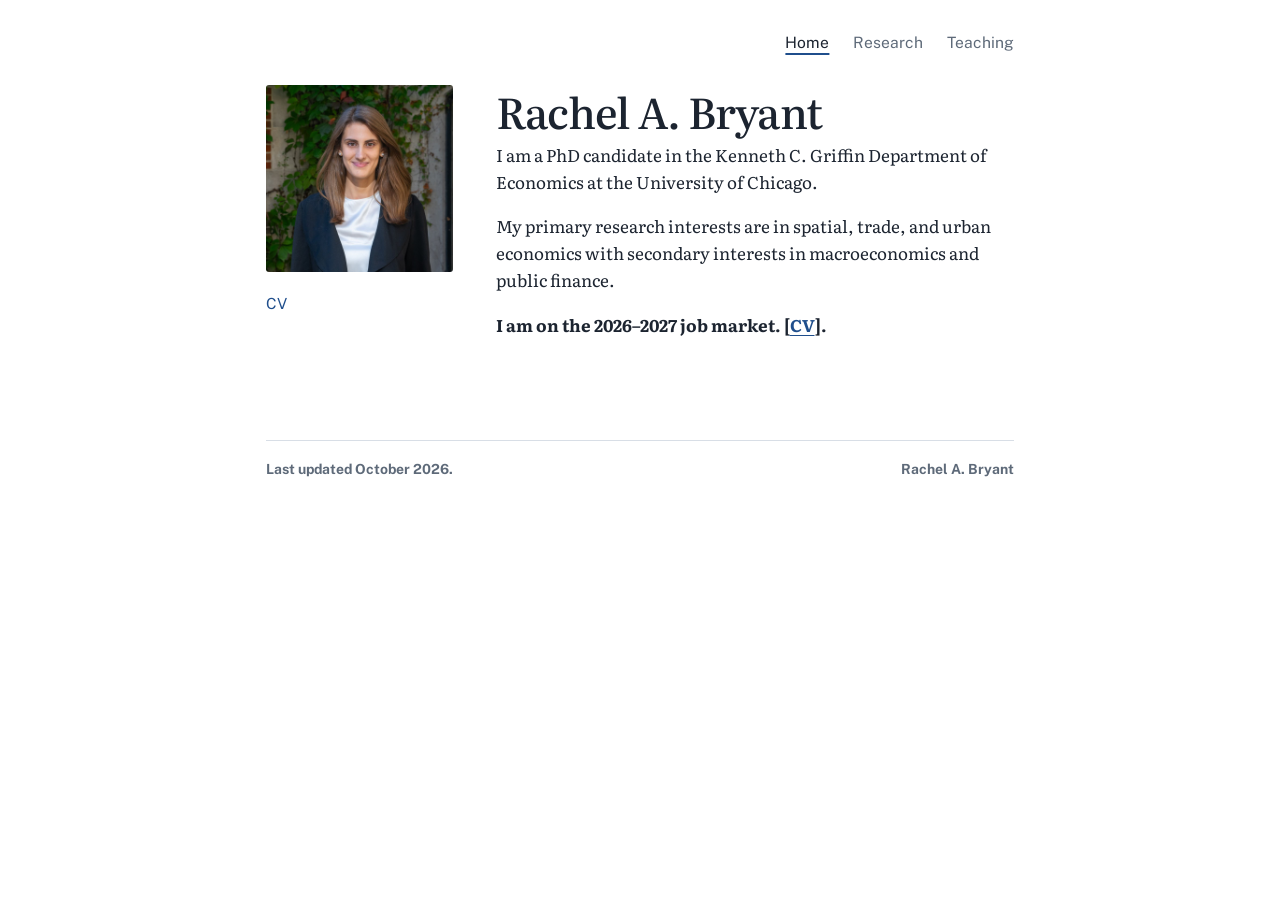
<file: index.html>
<!doctype html>
<html lang="en">
<head>
<meta charset="utf-8">
<meta name="viewport" content="width=device-width, initial-scale=1, viewport-fit=cover">
<title>Rachel A. Bryant</title>
<meta name="description" content="Rachel A. Bryant is a PhD candidate in economics at the University of Chicago working on trade and spatial economics, and labor and public economics.">
<link rel="preconnect" href="https://fonts.googleapis.com">
<link rel="preconnect" href="https://fonts.gstatic.com" crossorigin>
<link rel="stylesheet" href="https://fonts.googleapis.com/css2?family=Literata:ital,opsz,wght@0,7..72,400..700;1,7..72,400..700&family=Public+Sans:wght@400;500;600&display=swap">
<link rel="stylesheet" href="style.css">
</head>
<body>
<div class="page">

<!-- ======================================================================
     HOME PAGE
     Anything still marked "EDIT:" needs your input. Search for "EDIT:".
     ====================================================================== -->

<header class="site-header home">
  <nav aria-label="Site">
    <ul class="site-nav">
      <li><a href="index.html" aria-current="page">Home</a></li>
      <li><a href="research.html">Research</a></li>
      <li><a href="teaching.html">Teaching</a></li>
    </ul>
  </nav>
</header>

<main class="intro">

  <aside class="portrait">
    <!-- To change the photo, upload a square image as images/photo.jpg (same name) -->
    <img src="images/photo.jpg" alt="Portrait of Rachel A. Bryant" width="800" height="800">
    <ul class="profile-links">
      <li><a href="cv.pdf">CV</a></li>
    </ul>
  </aside>

  <div class="bio">
    <h1>Rachel A. Bryant</h1>

    <p>I am a PhD candidate in the Kenneth C. Griffin Department of Economics at the University of Chicago.</p>
    <p>My primary research interests are in spatial, trade, and urban economics with secondary interests in macroeconomics and public finance.</p>
    <p><strong>I am on the 2026–2027 job market.<strong> [<a href="cv.pdf">CV</a>].</p>
  </div>

</main>

<footer class="site-footer">
  <!-- Bump this date whenever you post a new draft -->
  <p>Last updated October 2026.</p>
  <p>Rachel A. Bryant</p>
</footer>

</div>
</body>
</html>
</file>
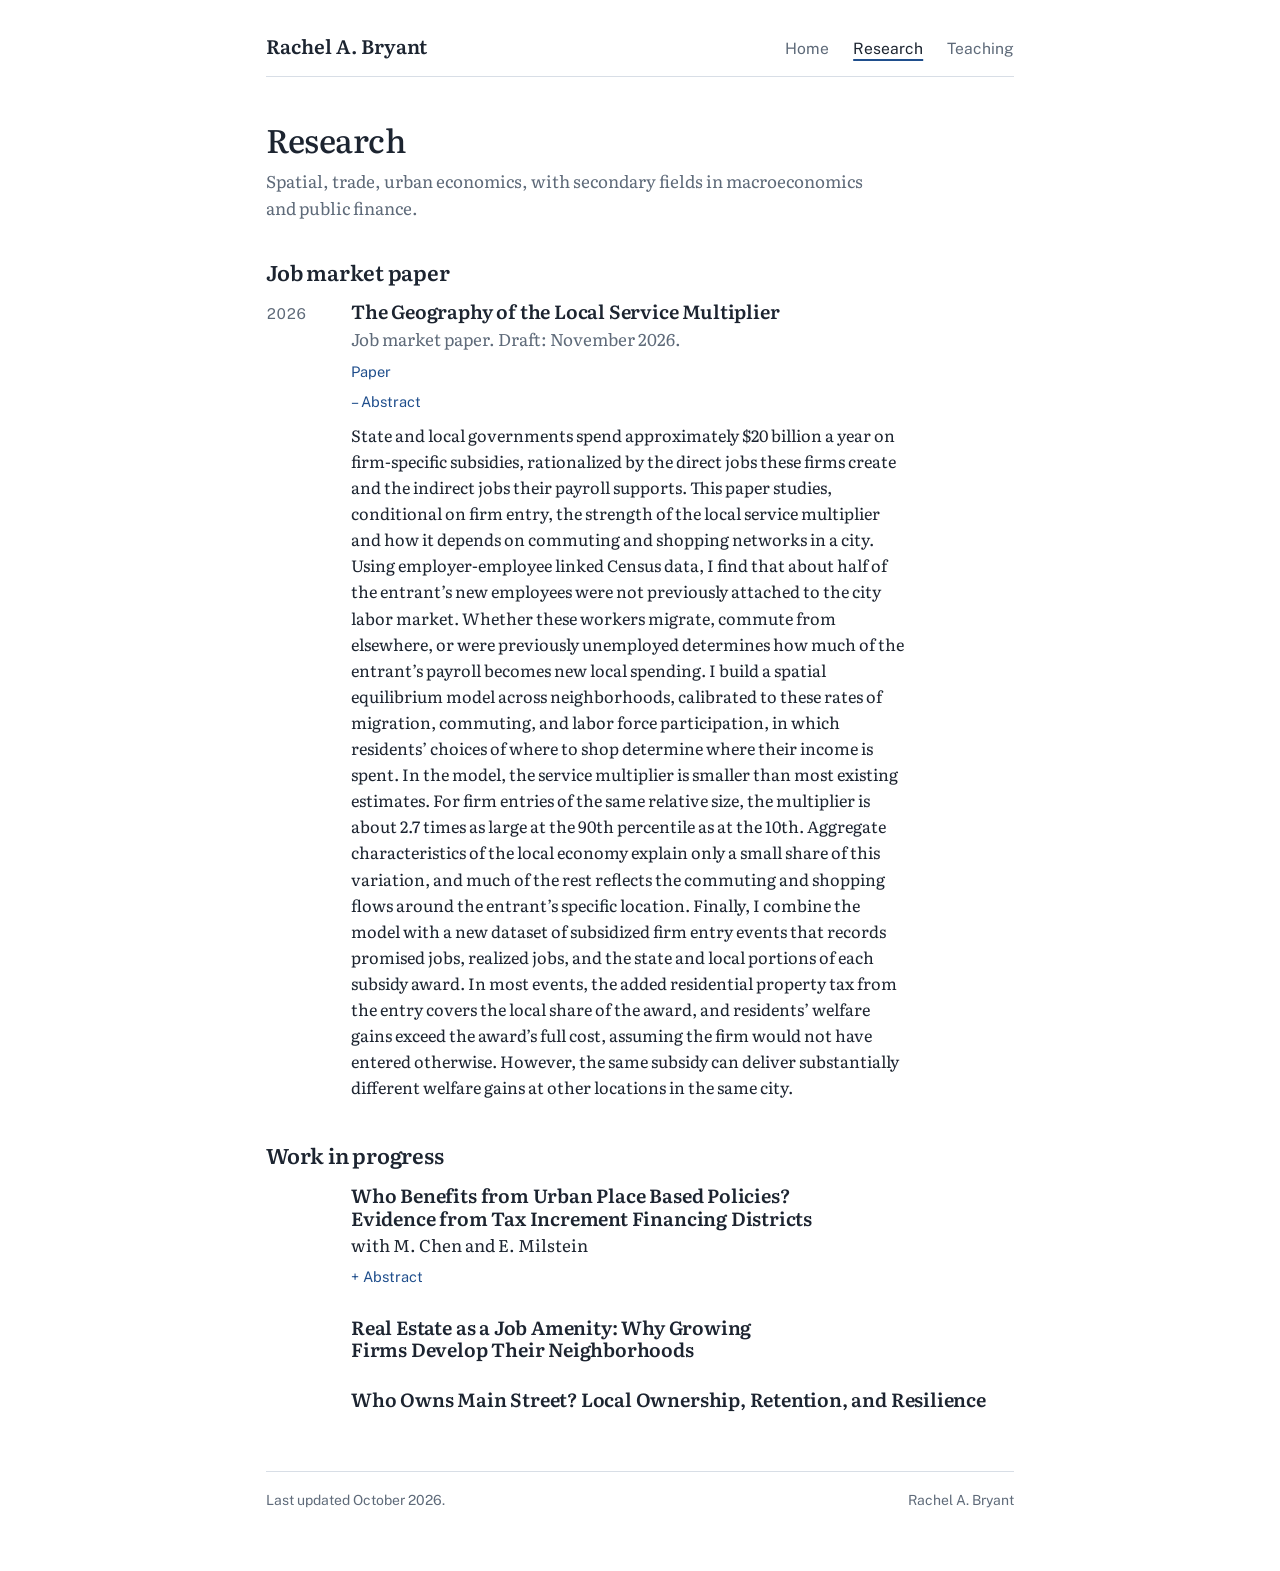
<file: research.html>
<!doctype html>
<html lang="en">
<head>
<meta charset="utf-8">
<meta name="viewport" content="width=device-width, initial-scale=1, viewport-fit=cover">
<title>Research – Rachel A. Bryant</title>
<meta name="description" content="Research by Rachel A. Bryant: job market paper, working papers and work in progress on trade and spatial and urban economics.">
<link rel="preconnect" href="https://fonts.googleapis.com">
<link rel="preconnect" href="https://fonts.gstatic.com" crossorigin>
<link rel="stylesheet" href="https://fonts.googleapis.com/css2?family=Literata:ital,opsz,wght@0,7..72,400..700;1,7..72,400..700&family=Public+Sans:wght@400;500;600&display=swap">
<link rel="stylesheet" href="style.css">
</head>
<body>
<div class="page">

<!-- ======================================================================
     RESEARCH PAGE

     Each paper is one <li class="entry"> block. To add a paper, copy a
     block, paste it where it belongs, and edit the text. The parts are:

       <p class="when">      year of the current draft or publication
       <h3>                  title (wrap it in <a href="papers/file.pdf"> once you have a PDF)
       <p class="authors">   coauthors, written "with A and B"
       <p class="venue">     status or citation; journal names in <em>
       <ul class="links">    Paper, Slides, Appendix, Code, SSRN ...
       <details>             the abstract, collapsed until clicked

     Adding a PDF: upload it to the papers/ folder on GitHub, then copy
     this line into the entry, under the venue line, with your file name:

       <ul class="links"><li><a href="papers/bryant_jmp.pdf">Paper</a></li></ul>
     ====================================================================== -->

<header class="site-header">
  <a class="site-name" href="index.html">Rachel A. Bryant</a>
  <nav aria-label="Site">
    <ul class="site-nav">
      <li><a href="index.html">Home</a></li>
      <li><a href="research.html" aria-current="page">Research</a></li>
      <li><a href="teaching.html">Teaching</a></li>
    </ul>
  </nav>
</header>

<main>
  <h1 class="page-title">Research</h1>
  <p class="lede">Spatial, trade, urban economics, with secondary fields in macroeconomics and public finance.</p>

  <section id="jmp">
    <h2>Job market paper</h2>
    <ul class="entries">

      <li class="entry">
        <p class="when">2026</p>
        <div>
          <!-- To post a new draft, upload it to the papers folder as Bryant_JMP.pdf (same name) and update the draft date below -->
          <h3><a href="papers/Bryant_JMP.pdf">The Geography of the Local Service Multiplier</a></h3>
          <p class="venue">Job market paper. Draft: November 2026.</p>
          <ul class="links">
            <li><a href="papers/Bryant_JMP.pdf">Paper</a></li>
          </ul>
          <details open>
            <summary>Abstract</summary>
            <!-- EDIT: the "about X service jobs" figure below is still a placeholder in your CV -->
            <p class="abstract">State and local governments spend approximately $20 billion a year on firm-specific subsidies, rationalized by the direct jobs these firms create and the indirect jobs their payroll supports. This paper studies, conditional on firm entry, the strength of the local service multiplier and how it depends on commuting and shopping networks in a city. Using employer-employee linked Census data, I find that about half of the entrant’s new employees were not previously attached to the city labor market. Whether these workers migrate, commute from elsewhere, or were previously unemployed determines how much of the entrant’s payroll becomes new local spending. I build a spatial equilibrium model across neighborhoods, calibrated to these rates of migration, commuting, and labor force participation, in which residents’ choices of where to shop determine where their income is spent. In the model, the service multiplier is smaller than most existing estimates. For firm entries of the same relative size, the multiplier is about 2.7 times as large at the 90th percentile as at the 10th. Aggregate characteristics of the local economy explain only a small share of this variation, and much of the rest reflects the commuting and shopping flows around the entrant’s specific location. Finally, I combine the model with a new dataset of subsidized firm entry events that records promised jobs, realized jobs, and the state and local portions of each subsidy award. In most events, the added residential property tax from the entry covers the local share of the award, and residents’ welfare gains exceed the award’s full cost, assuming the firm would not have entered otherwise. However, the same subsidy can deliver substantially different welfare gains at other locations in the same city.</p>
          </details>
        </div>
      </li>

    </ul>
  </section>

  <section id="in-progress">
    <h2>Work in progress</h2>
    <ul class="entries">

     <li class="entry">
        <!-- EDIT: add the year of the current draft, e.g. 2026 -->
        <p class="when" aria-hidden="true"></p>
        <div>
          <h3>Who Benefits from Urban Place Based Policies? Evidence from Tax Increment Financing Districts</h3>
          <!-- EDIT: full names of your coauthors, if you prefer them to initials -->
          <p class="authors">with M. Chen and E. Milstein</p>
          <details>
            <summary>Abstract</summary>
            <p class="abstract">We build the first comprehensive national evaluation of tax increment financing (TIF), a widely used but contested urban place-based policy in which cities freeze a district’s assessed property value and divert incremental tax revenue into local development rather than general public services. Existing evidence is fragmented across single-city studies and narrow outcomes, leaving open whether TIFs generate new economic activity or merely relocate it, and who ultimately captures the gains. We assemble a new harmonized geospatial database of TIF districts covering the 100 largest U.S. cities and link it to CoreLogic data, public data, and Census microdata on the universe of firms and workers. Using staggered and stacked event-study designs around district adoption, we estimate effects on employment, residential property values, and service activity. We find meager employment growth within districts, but residential property valuation gains when projects support local amenities.</p>
          </details>
        </div>
      </li>

      <li class="entry">
        <p class="when" aria-hidden="true"></p>
        <div>
          <h3>Real Estate as a Job Amenity: Why Growing Firms Develop Their Neighborhoods</h3>
        </div>
      </li>

      <li class="entry">
        <p class="when" aria-hidden="true"></p>
        <div>
          <h3>Who Owns Main Street? Local Ownership, Retention, and Resilience</h3>
        </div>
      </li>

    </ul>
  </section>

</main>

<footer class="site-footer">
  <p>Last updated October 2026.</p>
  <p>Rachel A. Bryant</p>
</footer>

</div>
</body>
</html>
</file>
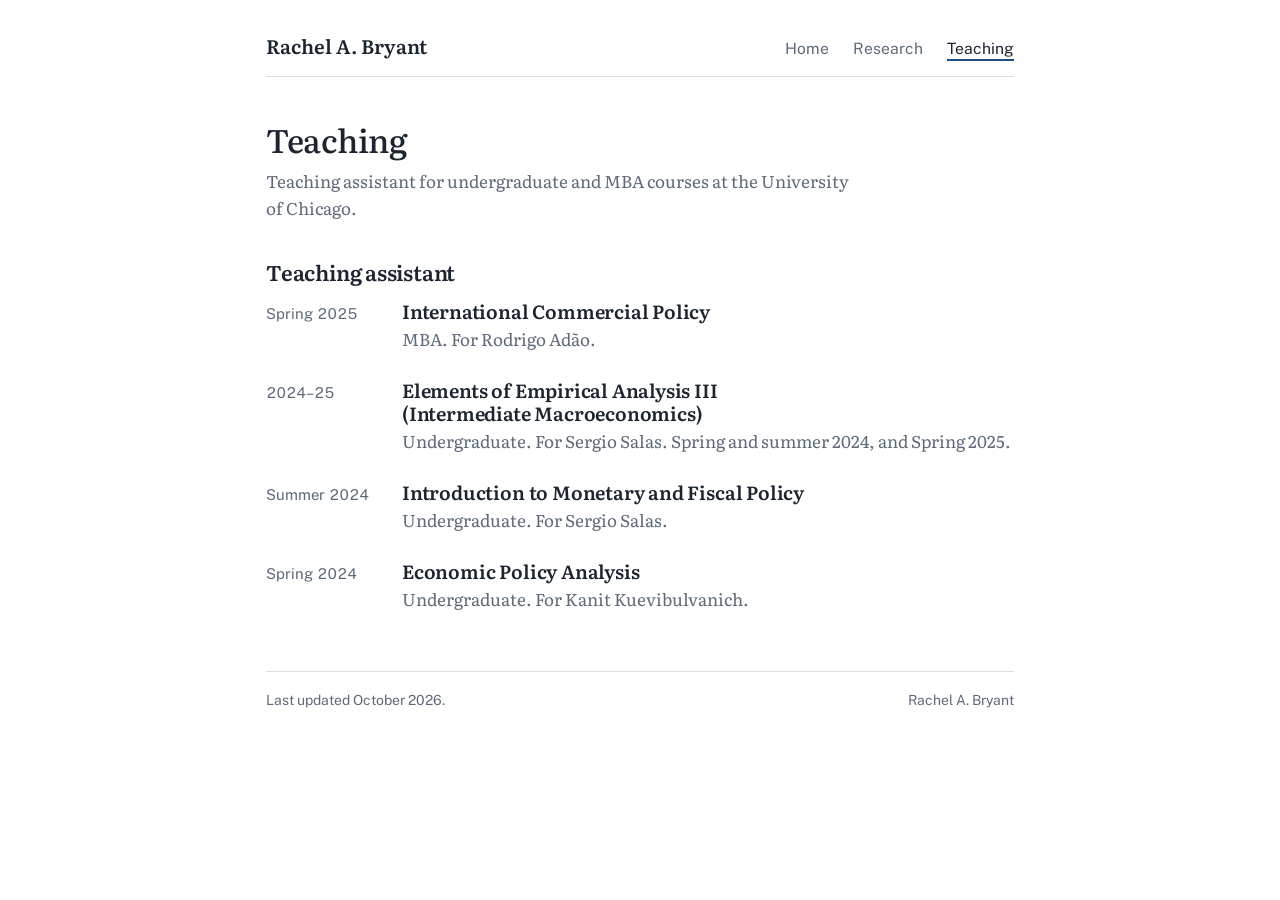
<file: teaching.html>
<!doctype html>
<html lang="en">
<head>
<meta charset="utf-8">
<meta name="viewport" content="width=device-width, initial-scale=1, viewport-fit=cover">
<title>Teaching – Rachel A. Bryant</title>
<meta name="description" content="Courses taught by Rachel A. Bryant as a teaching assistant at the University of Chicago.">
<link rel="preconnect" href="https://fonts.googleapis.com">
<link rel="preconnect" href="https://fonts.gstatic.com" crossorigin>
<link rel="stylesheet" href="https://fonts.googleapis.com/css2?family=Literata:ital,opsz,wght@0,7..72,400..700;1,7..72,400..700&family=Public+Sans:wght@400;500;600&display=swap">
<link rel="stylesheet" href="style.css">
</head>
<body>
<div class="page">

<!-- ======================================================================
     TEACHING PAGE

     Each course is one <li class="entry"> block, same pattern as the
     research page: the term goes in <p class="when">, the course in <h3>,
     details in <p class="venue">. Most recent first. To add a syllabus or
     evaluations, upload the PDF to papers/ and add under the venue line:

       <ul class="links"><li><a href="papers/syllabus.pdf">Syllabus</a></li></ul>

     When you teach your own course, add a section like this above the
     teaching-assistant one:

       <section id="instructor"><h2>Instructor</h2><ul class="entries terms"> ... </ul></section>
     ====================================================================== -->

<header class="site-header">
  <a class="site-name" href="index.html">Rachel A. Bryant</a>
  <nav aria-label="Site">
    <ul class="site-nav">
      <li><a href="index.html">Home</a></li>
      <li><a href="research.html">Research</a></li>
      <li><a href="teaching.html" aria-current="page">Teaching</a></li>
    </ul>
  </nav>
</header>

<main>
  <h1 class="page-title">Teaching</h1>
  <p class="lede">Teaching assistant for undergraduate and MBA courses at the University of Chicago.</p>

  <section id="teaching-assistant">
    <h2>Teaching assistant</h2>
    <ul class="entries terms">

      <li class="entry">
        <p class="when">Spring 2025</p>
        <div>
          <h3>International Commercial Policy</h3>
          <p class="venue">MBA. For Rodrigo Adão.</p>
        </div>
      </li>

      <li class="entry">
        <p class="when">2024–25</p>
        <div>
          <h3>Elements of Empirical Analysis III (Intermediate Macroeconomics)</h3>
          <!-- EDIT: check the terms; your CV lists "Spring, Summer 2024, 2025" -->
          <p class="venue">Undergraduate. For Sergio Salas. Spring and summer 2024, and Spring 2025.</p>
        </div>
      </li>

      <li class="entry">
        <p class="when">Summer 2024</p>
        <div>
          <h3>Introduction to Monetary and Fiscal Policy</h3>
          <p class="venue">Undergraduate. For Sergio Salas.</p>
        </div>
      </li>

      <li class="entry">
        <p class="when">Spring 2024</p>
        <div>
          <h3>Economic Policy Analysis</h3>
          <p class="venue">Undergraduate. For Kanit Kuevibulvanich.</p>
        </div>
      </li>

    </ul>
  </section>
</main>

<footer class="site-footer">
  <p>Last updated October 2026.</p>
  <p>Rachel A. Bryant</p>
</footer>

</div>
</body>
</html>
</file>
<file: style.css>
/* ==========================================================================
   Style sheet for an academic economist's personal site.

   Layout: one centred reading column. On the research and teaching pages,
   a narrow rail to the left of each entry carries the year or term, the way
   the margin of a CV does. Everything else is left-aligned and quiet.

   To change the look, edit the values in :root below. Nothing else needs
   touching unless you want to.
   ========================================================================== */

:root {
  /* Colour */
  --paper:  #ffffff;   /* page background */
  --ink:    #1c2430;   /* body text */
  --muted:  #5e6a79;   /* dates, venues, navigation */
  --rule:   #d8dee6;   /* hairlines */
  --accent: #1f4e8c;   /* links */

  /* Type */
  --serif: "Literata", "Iowan Old Style", "Palatino Linotype", Georgia, serif;
  --sans:  "Public Sans", "Helvetica Neue", Arial, sans-serif;

  /* Measure */
  --column: 44rem;
  --gutter: 16px;
}

/* Dark mode follows the reader's system setting. */
@media (prefers-color-scheme: dark) {
  :root:not([data-theme="light"]) {
    --paper:  #121922;
    --ink:    #e3e8ef;
    --muted:  #98a4b4;
    --rule:   #2a3544;
    --accent: #8db6ec;
    color-scheme: dark;
  }
}
:root[data-theme="dark"] {
  --paper:  #121922;
  --ink:    #e3e8ef;
  --muted:  #98a4b4;
  --rule:   #2a3544;
  --accent: #8db6ec;
  color-scheme: dark;
}

/* --------------------------------------------------------------------------
   Base
   -------------------------------------------------------------------------- */

html {
  font-size: 106.25%;             /* 17px */
  -webkit-text-size-adjust: 100%;
}
@media (max-width: 40rem) {
  html { font-size: 100%; }       /* 16px on phones */
}

body {
  margin: 0;
  background: var(--paper);
  color: var(--ink);
  font-family: var(--serif);
  font-optical-sizing: auto;
  line-height: 1.6;
  padding-left:  max(var(--gutter), env(safe-area-inset-left, 0px));
  padding-right: max(var(--gutter), env(safe-area-inset-right, 0px));
}

.page {
  max-width: var(--column);
  margin: 0 auto;
  padding-block: 1.75rem 3.5rem;
}

a {
  color: var(--accent);
  text-decoration-thickness: 1px;
  text-underline-offset: 0.18em;
}
a:hover { text-decoration-thickness: 2px; }
a:focus-visible,
summary:focus-visible {
  outline: 2px solid var(--accent);
  outline-offset: 2px;
  border-radius: 2px;
}

img { max-width: 100%; height: auto; }

h1, h2, h3 {
  line-height: 1.2;
  letter-spacing: -0.01em;
  text-wrap: balance;
}
h2 {
  font-size: 1.25rem;
  font-weight: 600;
  margin: 2.5rem 0 0.9rem;
}
.lede + section > h2 { margin-top: 0; }   /* first section sits right under the intro line */
p { margin: 0 0 1em; }
p:last-child { margin-bottom: 0; }

/* --------------------------------------------------------------------------
   Header and navigation
   -------------------------------------------------------------------------- */

.site-header {
  display: flex;
  flex-wrap: wrap;
  align-items: baseline;
  justify-content: space-between;
  gap: 0.5rem 1.5rem;
  padding-bottom: 0.9rem;
  border-bottom: 1px solid var(--rule);
  margin-bottom: 2.5rem;
}
/* The home page carries the name in its heading, so its header is nav only. */
.site-header.home {
  justify-content: flex-end;
  border-bottom: 0;
  padding-bottom: 0;
  margin-bottom: 1.75rem;
}

.site-name {
  font-size: 1.15rem;
  font-weight: 600;
  color: var(--ink);
  text-decoration: none;
}
.site-name:hover { text-decoration: underline; }

.site-nav {
  display: flex;
  flex-wrap: wrap;
  gap: 0.25rem 1.4rem;
  margin: 0;
  padding: 0;
  list-style: none;
  font-family: var(--sans);
  font-size: 0.92rem;
}
.site-nav a {
  color: var(--muted);
  text-decoration: none;
}
.site-nav a:hover { color: var(--ink); }
.site-nav a[aria-current="page"] {
  color: var(--ink);
  text-decoration: underline;
  text-decoration-color: var(--accent);
  text-decoration-thickness: 2px;
  text-underline-offset: 0.35em;
}

/* --------------------------------------------------------------------------
   Home page
   -------------------------------------------------------------------------- */

.intro {
  display: grid;
  grid-template-columns: 11rem minmax(0, 1fr);
  gap: 1.5rem 2.5rem;
  align-items: start;
}

.portrait img {
  display: block;
  width: 100%;
  aspect-ratio: 1 / 1;
  object-fit: cover;
  border-radius: 3px;
}

.profile-links {
  list-style: none;
  margin: 1rem 0 0;
  padding: 0;
  font-family: var(--sans);
  font-size: 0.9rem;
  line-height: 1.9;
}
.profile-links a { text-decoration: none; }
.profile-links a:hover { text-decoration: underline; }

.intro h1 {
  font-size: 2.5rem;
  font-weight: 500;
  letter-spacing: -0.02em;
  margin: 0 0 0.3rem;
}
.role {
  color: var(--muted);
  font-size: 1.05rem;
  margin: 0 0 1.5rem;
}

.plain-list {
  list-style: none;
  margin: 0;
  padding: 0;
}
.plain-list li { margin-bottom: 0.35rem; }

.contact {
  display: grid;
  grid-template-columns: max-content minmax(0, 1fr);
  gap: 0.3rem 1.25rem;
  margin: 0;
}
.contact dt { color: var(--muted); }
.contact dd { margin: 0; }

@media (max-width: 40rem) {
  .intro { grid-template-columns: 1fr; }
  .portrait img { width: 9.5rem; }
  .profile-links {
    display: flex;
    flex-wrap: wrap;
    gap: 0 1.2rem;
    line-height: 1.7;
  }
  .intro h1 { font-size: 2.1rem; }
  .contact { grid-template-columns: 1fr; gap: 0.1rem; }
  .contact dd { margin-bottom: 0.6rem; }
}

/* --------------------------------------------------------------------------
   Research and teaching pages
   -------------------------------------------------------------------------- */

.page-title {
  font-size: 1.9rem;
  font-weight: 500;
  letter-spacing: -0.015em;
  margin: 0 0 0.5rem;
}
.lede {
  color: var(--muted);
  max-width: 60ch;
  margin: 0 0 2.25rem;
}

.entries {
  --rail: 4rem;                   /* width of the year column */
  display: grid;
  gap: 1.6rem;
  margin: 0;
  padding: 0;
  list-style: none;
}
.entries.terms { --rail: 7rem; }  /* wider column for "Spring 2025" */

.entry {
  display: grid;
  grid-template-columns: var(--rail) minmax(0, 1fr);
  column-gap: 1rem;
  align-items: baseline;
}

.when {
  font-family: var(--sans);
  font-size: 0.88rem;
  color: var(--muted);
  font-variant-numeric: tabular-nums;
  margin: 0;
}

.entry h3 {
  font-size: 1.12rem;
  font-weight: 600;
  margin: 0;
}
.entry h3 a { color: inherit; text-decoration: none; }
.entry h3 a:hover { text-decoration: underline; }

.authors { margin: 0.1rem 0 0; }
.venue {
  color: var(--muted);
  margin: 0.1rem 0 0;
}

.links {
  display: flex;
  flex-wrap: wrap;
  gap: 0.2rem 1.1rem;
  margin: 0.45rem 0 0;
  padding: 0;
  list-style: none;
  font-family: var(--sans);
  font-size: 0.86rem;
}
.links a { text-decoration: none; }
.links a:hover { text-decoration: underline; }

.entry details { margin-top: 0.4rem; }
.entry summary {
  cursor: pointer;
  width: max-content;
  font-family: var(--sans);
  font-size: 0.86rem;
  color: var(--accent);
  list-style: none;
}
.entry summary::-webkit-details-marker { display: none; }
.entry summary::before { content: "+ "; }
.entry details[open] summary::before { content: "\2013  "; }

.abstract {
  max-width: 62ch;
  font-size: 0.96rem;
  margin: 0.5rem 0 0;
}
.jel {
  font-family: var(--sans);
  font-size: 0.82rem;
  color: var(--muted);
  margin: 0.4rem 0 0;
}

@media (max-width: 40rem) {
  .entry {
    grid-template-columns: 1fr;
    row-gap: 0.1rem;
  }
}

/* --------------------------------------------------------------------------
   Footer
   -------------------------------------------------------------------------- */

.site-footer {
  display: flex;
  flex-wrap: wrap;
  justify-content: space-between;
  gap: 0.5rem 1rem;
  margin-top: 3.5rem;
  padding-top: 1rem;
  border-top: 1px solid var(--rule);
  font-family: var(--sans);
  font-size: 0.82rem;
  color: var(--muted);
}
.site-footer p { margin: 0; }
.site-footer a { color: inherit; }
</file>
